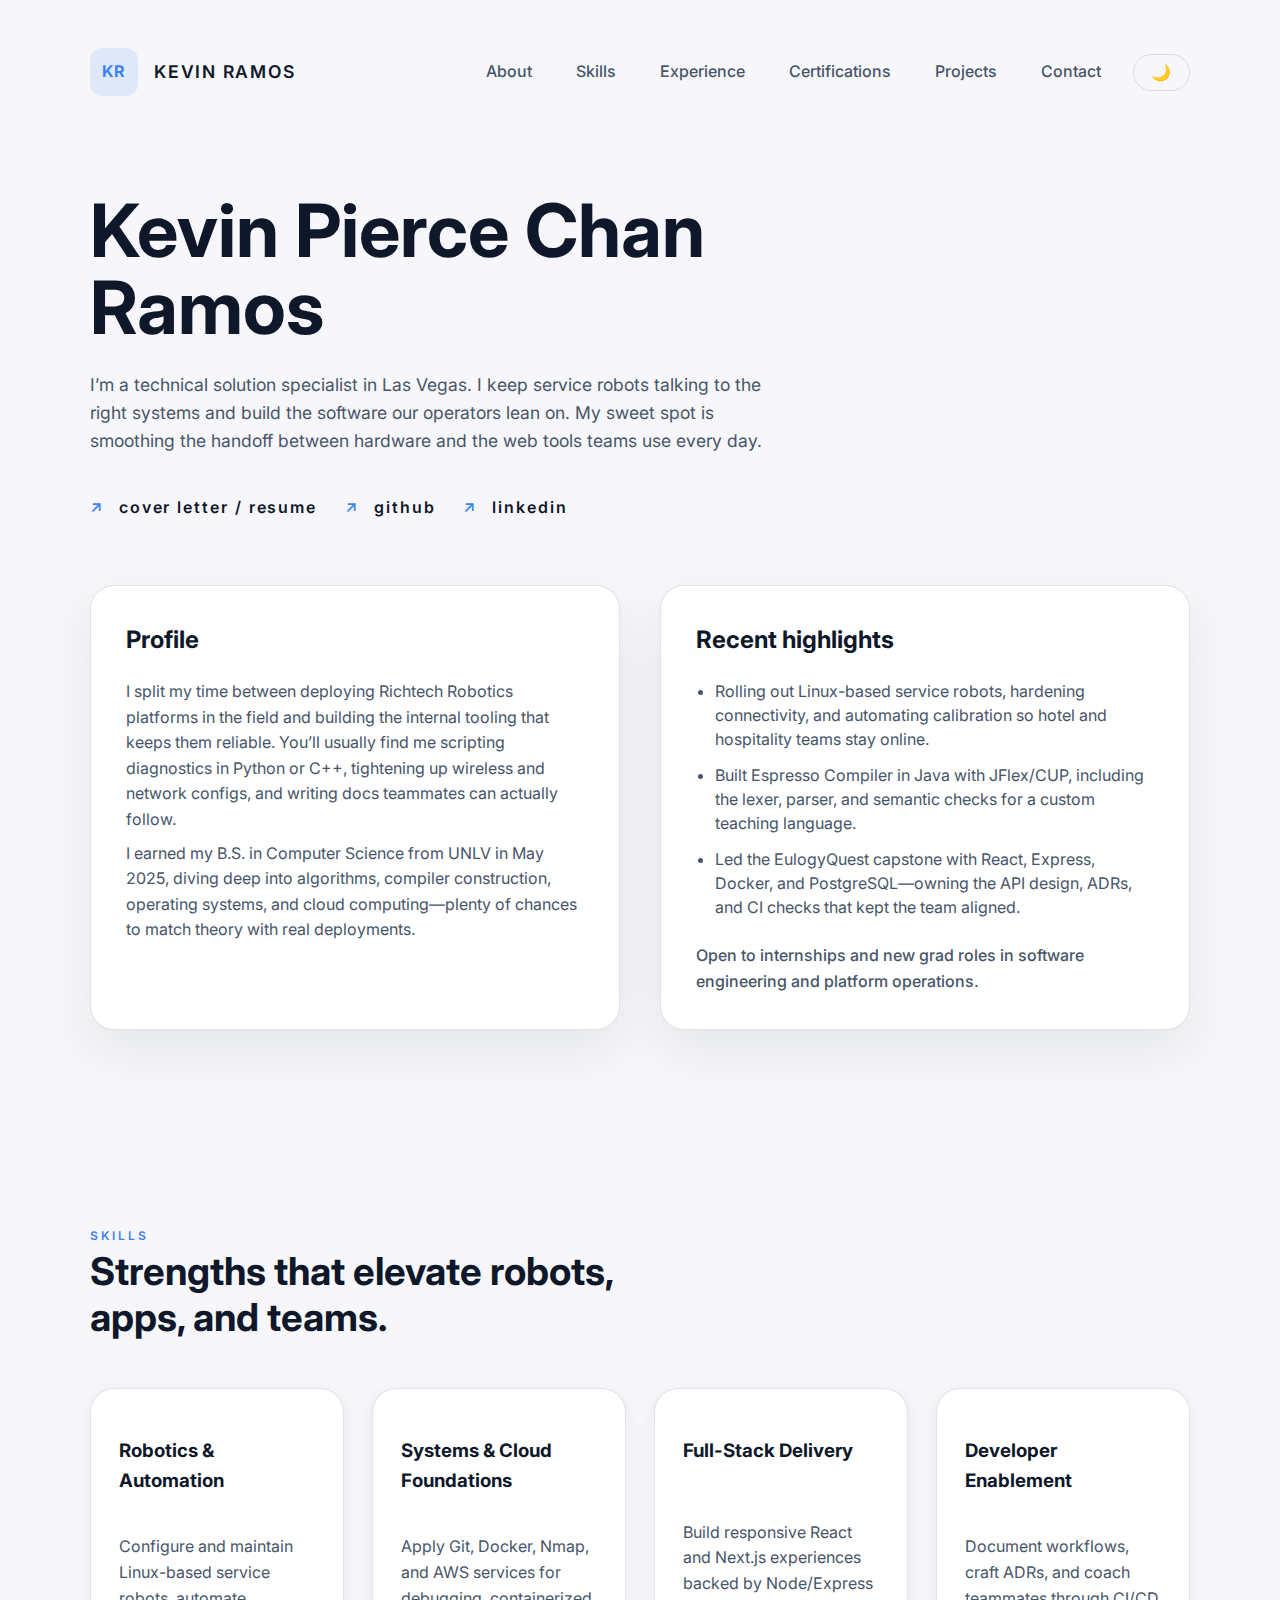
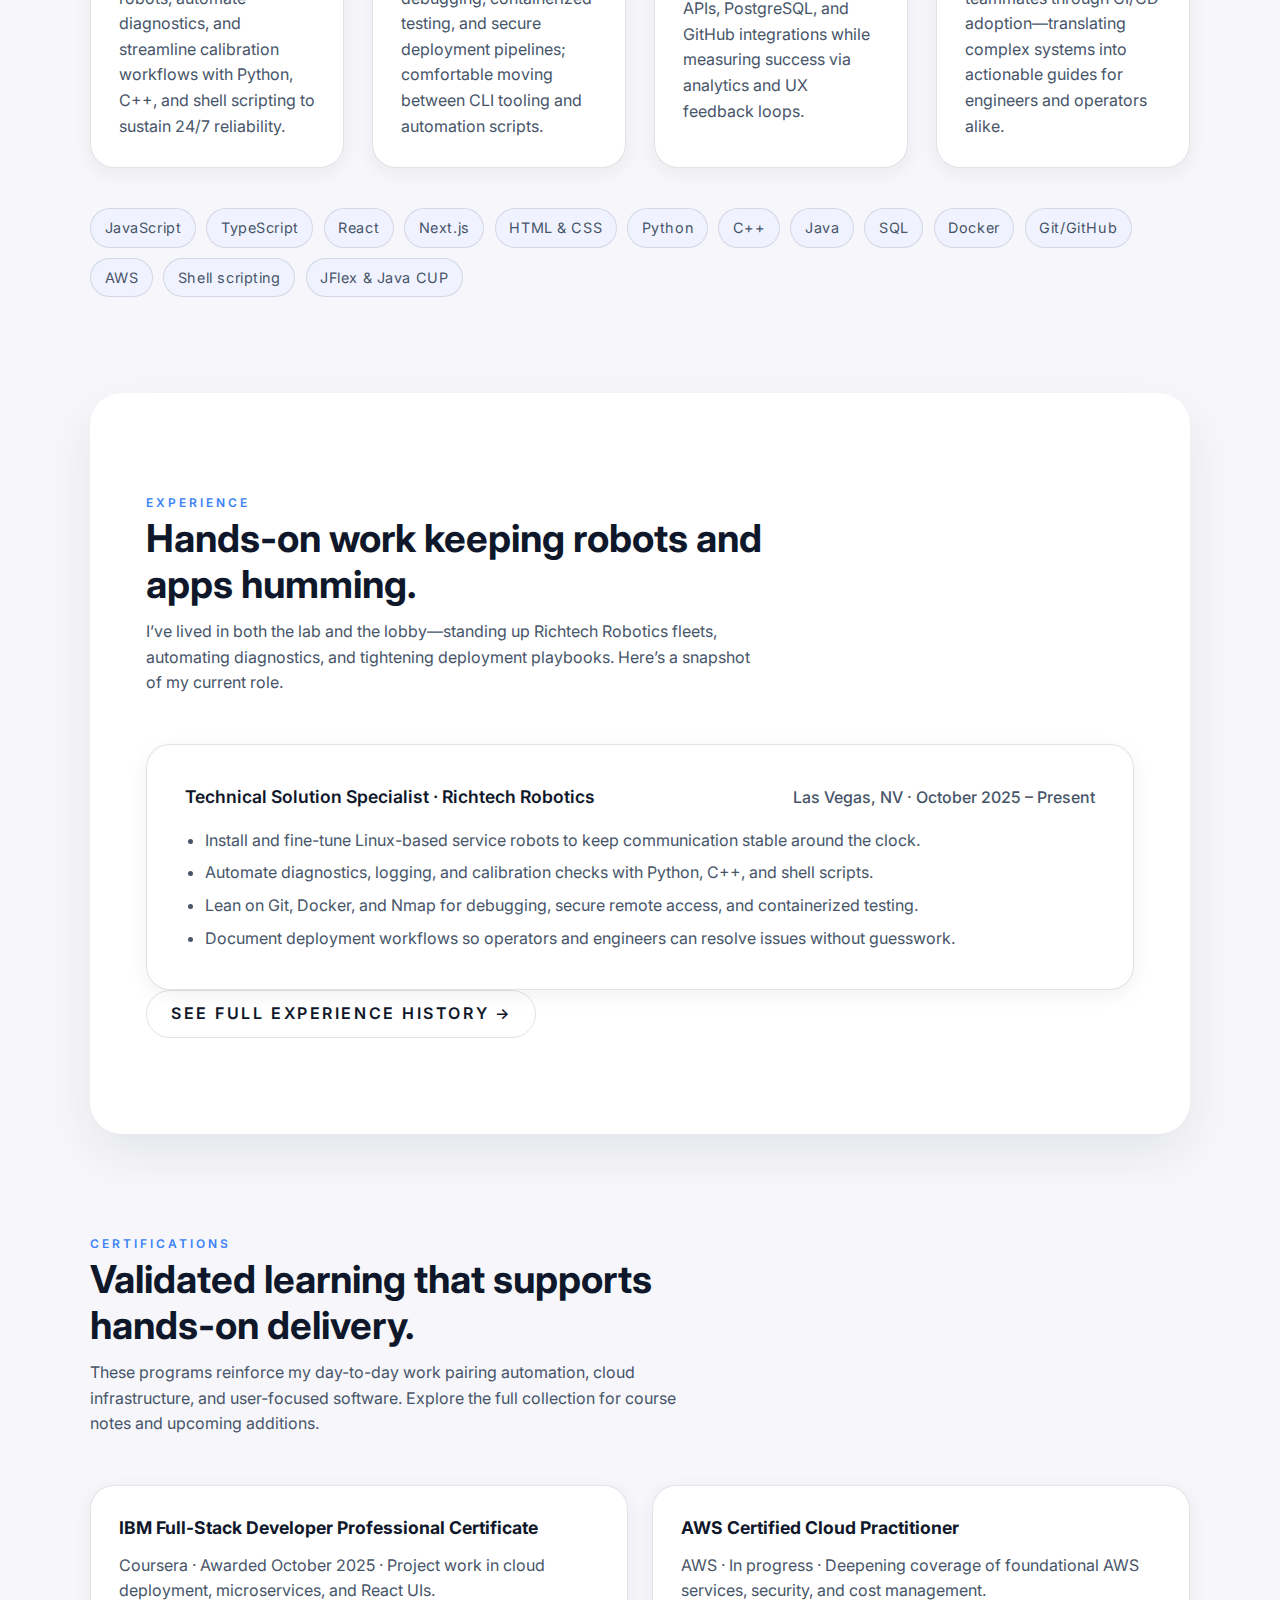
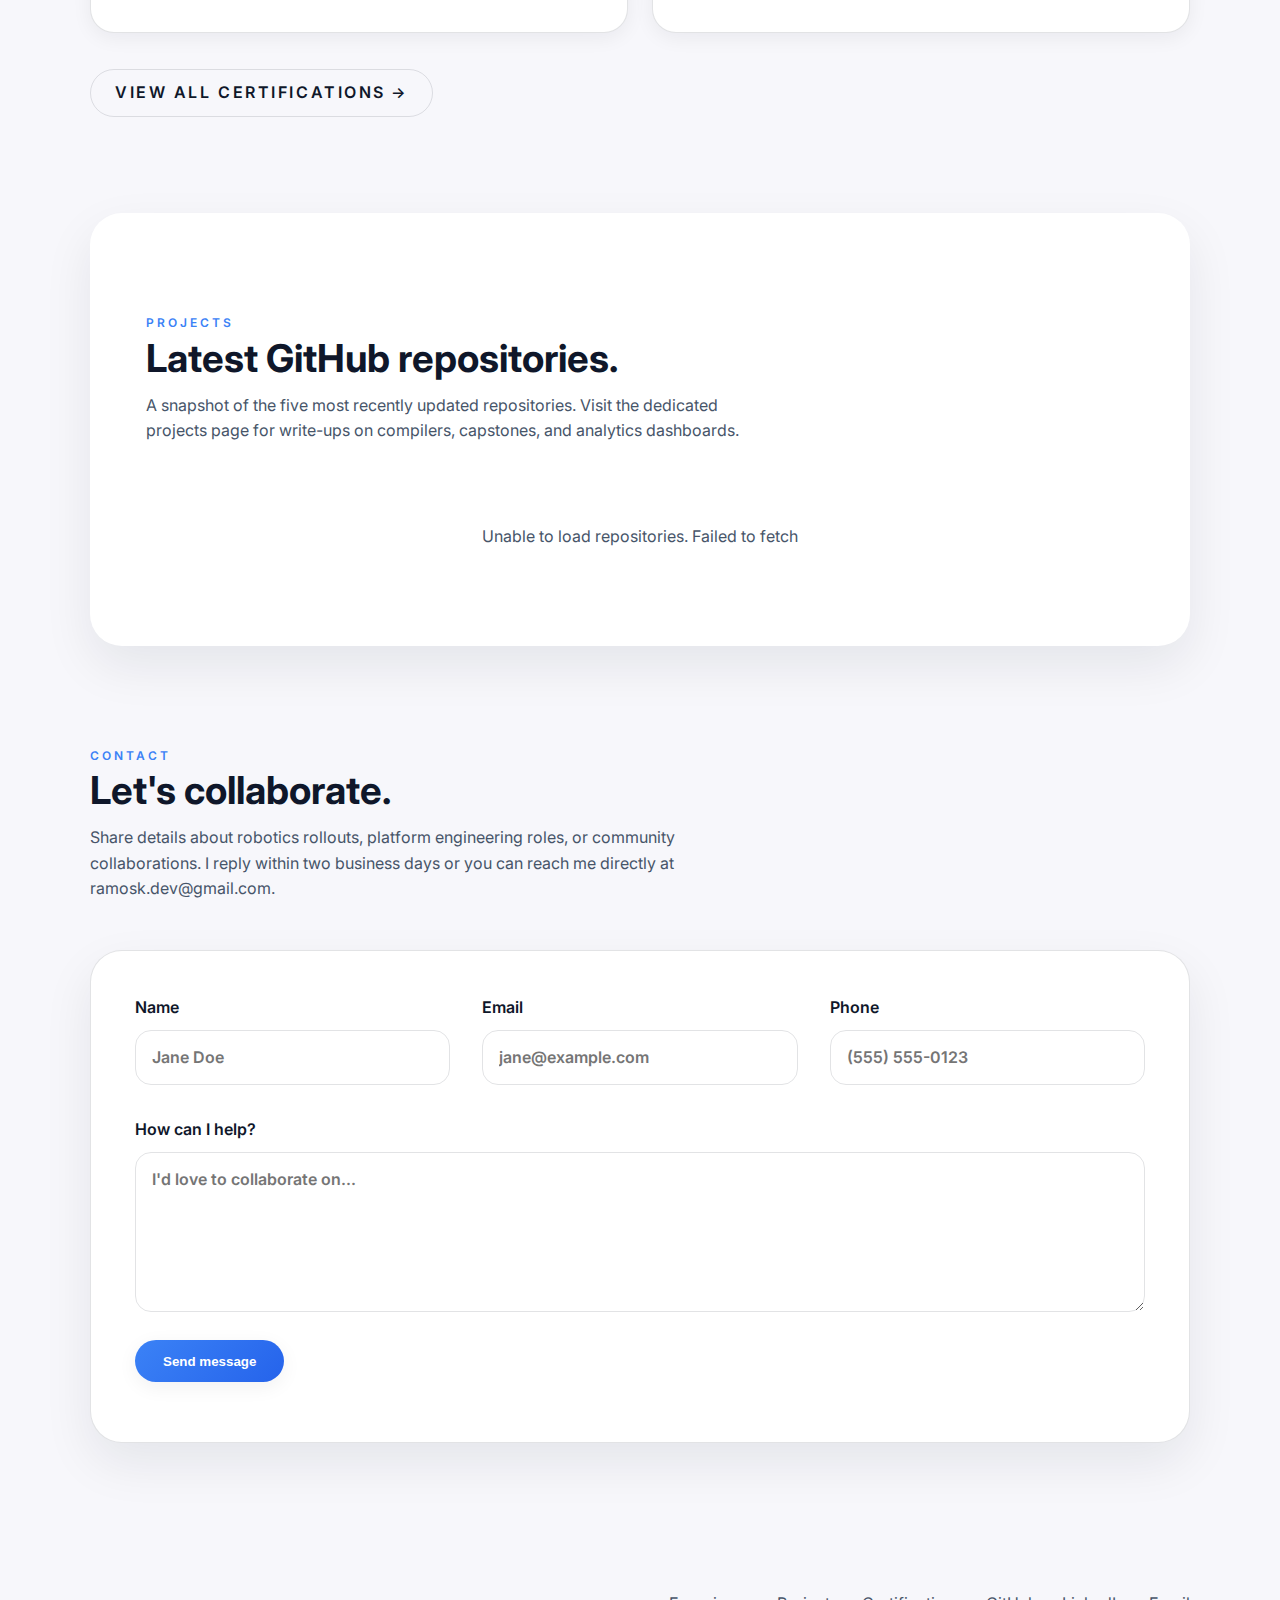
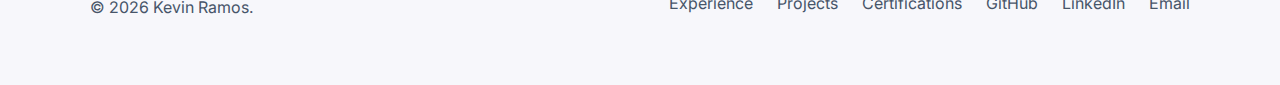
<file: index.html>
<!DOCTYPE html>
<html lang="en">
  <head>
    <meta charset="UTF-8" />
    <meta name="viewport" content="width=device-width, initial-scale=1.0" />
    <title>Portfolio | Kevin Ramos</title>
    <meta
      name="description"
      content="Portfolio for Kevin Pierce Chan Ramos—robotics-focused Technical Solution Specialist and full-stack developer based in Las Vegas, NV."
    />
    <link rel="preconnect" href="https://fonts.googleapis.com" />
    <link rel="preconnect" href="https://fonts.gstatic.com" crossorigin />
    <link
      href="https://fonts.googleapis.com/css2?family=Inter:wght@300;400;500;600;700&display=swap"
      rel="stylesheet"
    />
    <link rel="stylesheet" href="styles.css" />
  </head>
  <body class="theme-dark">
    <header class="site-header">
      <div class="brand">
        <a href="#top" class="brand-mark" aria-label="Navigate to top of page">KR</a>
        <span class="brand-name">Kevin Ramos</span>
      </div>
      <button class="menu-toggle" aria-expanded="false" aria-controls="site-nav">
        <span class="menu-line"></span>
        <span class="menu-line"></span>
        <span class="menu-line"></span>
        <span class="visually-hidden">Toggle navigation</span>
      </button>
      <nav id="site-nav" class="site-nav">
        <a href="#about">About</a>
        <a href="#skills">Skills</a>
        <a href="experience.html">Experience</a>
        <a href="certifications.html">Certifications</a>
        <a href="projects.html">Projects</a>
        <a href="#contact">Contact</a>
        <button class="theme-toggle btn-pill" type="button" aria-label="Toggle theme">
          <span class="theme-toggle-icon" aria-hidden="true">☀️</span>
          <span class="visually-hidden">Switch theme</span>
        </button>
      </nav>
    </header>

    <main id="top">
      <section id="about" class="hero section">
        <div class="hero-intro">
          <h1 class="hero-title">Kevin Pierce Chan Ramos</h1>
          <p class="hero-subtitle">
            I’m a technical solution specialist in Las Vegas. I keep service robots talking to the right systems and
            build the software our operators lean on. My sweet spot is smoothing the handoff between hardware and the
            web tools teams use every day.
          </p>
          <div class="hero-links">
            <a href="documents/cover-letter.pdf" class="hero-link" target="_blank" rel="noopener"
              >cover letter / resume</a
            >
            <a href="https://github.com/Kemoshu" class="hero-link" target="_blank" rel="noopener">github</a>
            <a href="https://www.linkedin.com/in/kpcr" class="hero-link" target="_blank" rel="noopener">linkedin</a>
          </div>
        </div>
        <div class="hero-summary">
          <article class="summary-card">
            <h2>Profile</h2>
            <p>
              I split my time between deploying Richtech Robotics platforms in the field and building the internal
              tooling that keeps them reliable. You’ll usually find me scripting diagnostics in Python or C++,
              tightening up wireless and network configs, and writing docs teammates can actually follow.
            </p>
            <p>
              I earned my B.S. in Computer Science from UNLV in May 2025, diving deep into algorithms, compiler
              construction, operating systems, and cloud computing—plenty of chances to match theory with real
              deployments.
            </p>
          </article>
          <article class="summary-card">
            <h2>Recent highlights</h2>
            <ul class="detail-list">
              <li>
                Rolling out Linux-based service robots, hardening connectivity, and automating calibration so hotel
                and hospitality teams stay online.
              </li>
              <li>
                Built Espresso Compiler in Java with JFlex/CUP, including the lexer, parser, and semantic checks for
                a custom teaching language.
              </li>
              <li>
                Led the EulogyQuest capstone with React, Express, Docker, and PostgreSQL—owning the API design,
                ADRs, and CI checks that kept the team aligned.
              </li>
            </ul>
            <p class="detail-footnote">Open to internships and new grad roles in software engineering and platform operations.</p>
          </article>
        </div>
      </section>

      <section id="skills" class="section">
        <div class="section-heading">
          <span class="eyebrow">Skills</span>
          <h2>Strengths that elevate robots, apps, and teams.</h2>
        </div>
        <div class="skills-grid">
          <article class="skill-item">
            <h3>Robotics & Automation</h3>
            <p>
              Configure and maintain Linux-based service robots, automate diagnostics, and streamline calibration
              workflows with Python, C++, and shell scripting to sustain 24/7 reliability.
            </p>
          </article>
          <article class="skill-item">
            <h3>Systems & Cloud Foundations</h3>
            <p>
              Apply Git, Docker, Nmap, and AWS services for debugging, containerized testing, and secure deployment
              pipelines; comfortable moving between CLI tooling and automation scripts.
            </p>
          </article>
          <article class="skill-item">
            <h3>Full-Stack Delivery</h3>
            <p>
              Build responsive React and Next.js experiences backed by Node/Express APIs, PostgreSQL, and GitHub
              integrations while measuring success via analytics and UX feedback loops.
            </p>
          </article>
          <article class="skill-item">
            <h3>Developer Enablement</h3>
            <p>
              Document workflows, craft ADRs, and coach teammates through CI/CD adoption—translating complex systems
              into actionable guides for engineers and operators alike.
            </p>
          </article>
        </div>
        <ul class="skill-tags" aria-label="Core technologies and languages">
          <li>JavaScript</li>
          <li>TypeScript</li>
          <li>React</li>
          <li>Next.js</li>
          <li>HTML &amp; CSS</li>
          <li>Python</li>
          <li>C++</li>
          <li>Java</li>
          <li>SQL</li>
          <li>Docker</li>
          <li>Git/GitHub</li>
          <li>AWS</li>
          <li>Shell scripting</li>
          <li>JFlex &amp; Java CUP</li>
        </ul>
      </section>

      <section id="experience" class="section section-alt">
        <div class="section-heading">
          <span class="eyebrow">Experience</span>
          <h2>Hands-on work keeping robots and apps humming.</h2>
          <p>
            I’ve lived in both the lab and the lobby—standing up Richtech Robotics fleets, automating diagnostics,
            and tightening deployment playbooks. Here’s a snapshot of my current role.
          </p>
        </div>
        <div class="experience-list">
          <article class="experience-item">
            <div class="experience-header">
              <h3 class="experience-role">Technical Solution Specialist · Richtech Robotics</h3>
              <span class="experience-meta">Las Vegas, NV · October 2025 – Present</span>
            </div>
            <ul class="experience-points">
              <li>Install and fine-tune Linux-based service robots to keep communication stable around the clock.</li>
              <li>Automate diagnostics, logging, and calibration checks with Python, C++, and shell scripts.</li>
              <li>Lean on Git, Docker, and Nmap for debugging, secure remote access, and containerized testing.</li>
              <li>Document deployment workflows so operators and engineers can resolve issues without guesswork.</li>
            </ul>
          </article>
        </div>
        <a class="btn-outline" href="experience.html">See full experience history</a>
      </section>

      <section id="certifications" class="section">
        <div class="section-heading">
          <span class="eyebrow">Certifications</span>
          <h2>Validated learning that supports hands-on delivery.</h2>
          <p>
            These programs reinforce my day-to-day work pairing automation, cloud infrastructure, and user-focused
            software. Explore the full collection for course notes and upcoming additions.
          </p>
        </div>
        <div class="cert-grid">
          <article class="cert-card">
            <h3>IBM Full-Stack Developer Professional Certificate</h3>
            <p>Coursera · Awarded October 2025 · Project work in cloud deployment, microservices, and React UIs.</p>
          </article>
          <article class="cert-card">
            <h3>AWS Certified Cloud Practitioner</h3>
            <p>AWS · In progress · Deepening coverage of foundational AWS services, security, and cost management.</p>
          </article>
        </div>
        <a class="btn-outline" href="certifications.html">View all certifications</a>
      </section>

      <section id="projects" class="section section-alt">
        <div class="section-heading">
          <span class="eyebrow">Projects</span>
          <h2>Latest GitHub repositories.</h2>
          <p>
            A snapshot of the five most recently updated repositories.
            Visit the dedicated <a href="projects.html">projects page</a> for write-ups on compilers, capstones, and
            analytics dashboards.
          </p>
        </div>
        <div
          class="repo-list"
          role="list"
          aria-live="polite"
          data-repo-list
          data-repo-limit="5"
          data-repo-sort="updated"
        ></div>
        <div class="repo-empty" data-repo-empty>
          <p>Repositories will appear here once the GitHub API responds.</p>
        </div>
      </section>

      <section id="contact" class="section">
        <div class="section-heading">
          <span class="eyebrow">Contact</span>
          <h2>Let's collaborate.</h2>
          <p>
            Share details about robotics rollouts, platform engineering roles, or community collaborations. I reply
            within two business days or you can reach me directly at
            <a href="mailto:ramosk.dev@gmail.com">ramosk.dev@gmail.com</a>.
          </p>
        </div>
        <form class="contact-form" novalidate>
          <div class="form-grid">
            <label class="form-field">
              <span>Name</span>
              <input type="text" name="name" placeholder="Jane Doe" required />
            </label>
            <label class="form-field">
              <span>Email</span>
              <input type="email" name="email" placeholder="jane@example.com" required />
            </label>
            <label class="form-field">
              <span>Phone</span>
              <input type="tel" name="phone" placeholder="(555) 555-0123" />
            </label>
            <label class="form-field form-field-full">
              <span>How can I help?</span>
              <textarea
                name="message"
                rows="4"
                placeholder="I'd love to collaborate on..."
                required
              ></textarea>
            </label>
          </div>
          <button type="submit" class="btn-primary">Send message</button>
          <p class="form-feedback" role="status" aria-live="polite"></p>
        </form>
      </section>
    </main>

    <footer class="site-footer">
      <div class="footer-content">
        <p>&copy; <span id="year"></span> Kevin Ramos.</p>
        <div class="footer-links">
          <a href="experience.html">Experience</a>
          <a href="projects.html">Projects</a>
          <a href="certifications.html">Certifications</a>
          <a href="https://github.com/Kemoshu" target="_blank" rel="noopener">GitHub</a>
          <a href="https://www.linkedin.com/in/kpcr" target="_blank" rel="noopener">LinkedIn</a>
          <a href="mailto:ramosk.dev@gmail.com">Email</a>
        </div>
      </div>
    </footer>

    <script src="script.js" defer></script>
  </body>
</html>
</file>
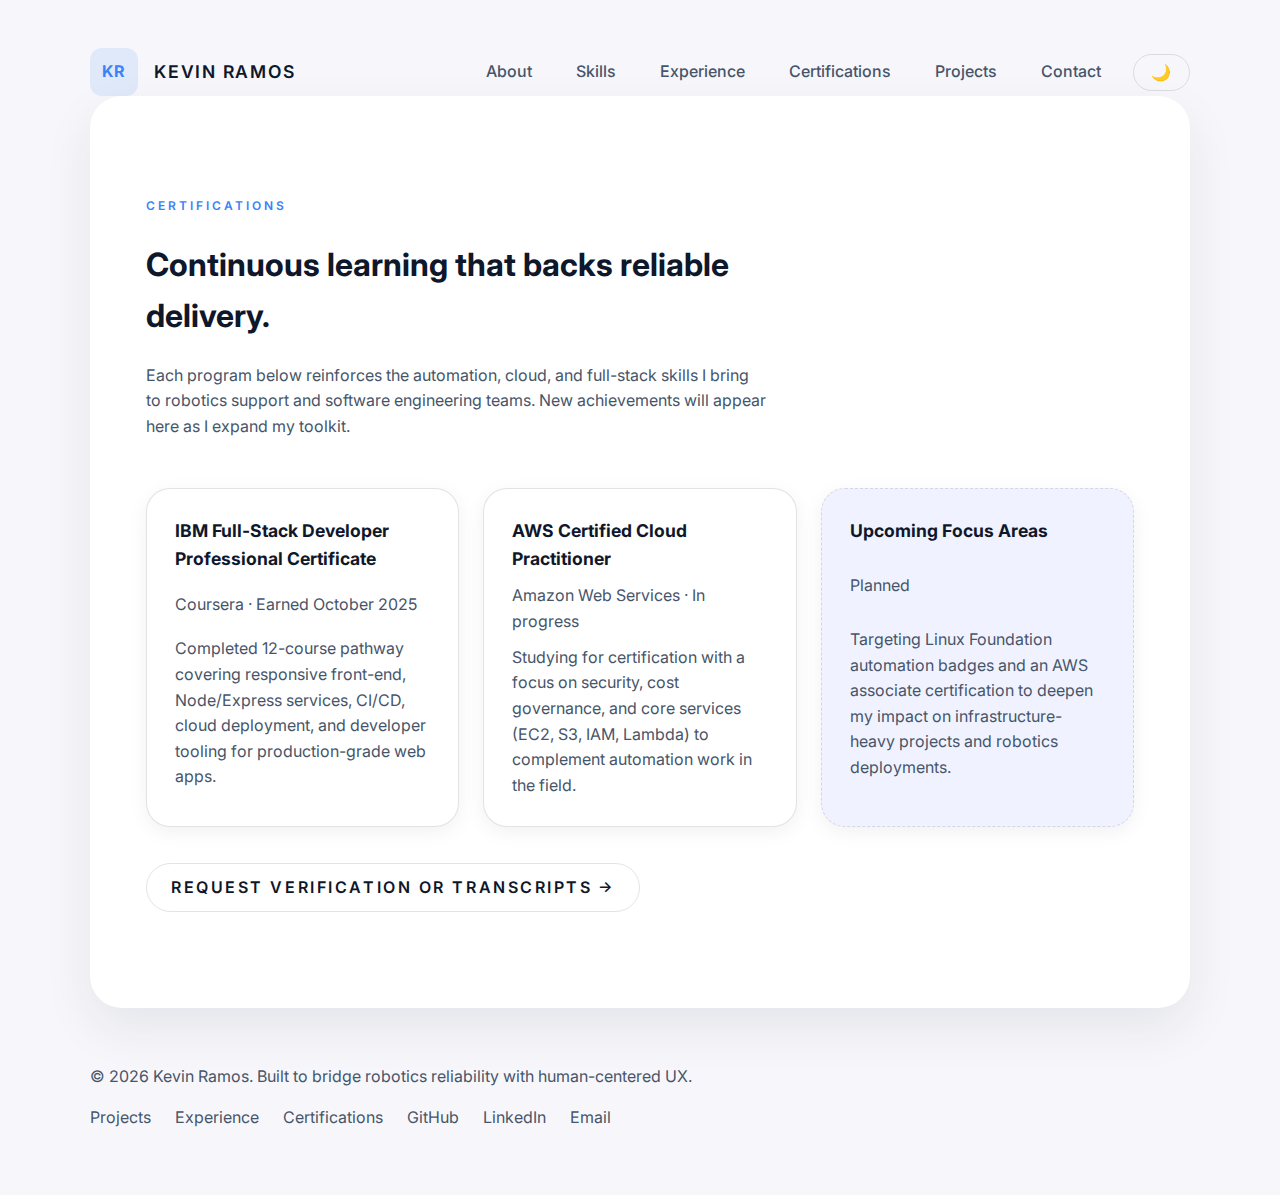
<file: certifications.html>
<!DOCTYPE html>
<html lang="en">
  <head>
    <meta charset="UTF-8" />
    <meta name="viewport" content="width=device-width, initial-scale=1.0" />
    <title>Certifications | Kevin Ramos</title>
    <meta
      name="description"
      content="Certifications earned and in progress by Kevin Pierce Chan Ramos, covering full-stack development, automation, and cloud fundamentals."
    />
    <link rel="preconnect" href="https://fonts.googleapis.com" />
    <link rel="preconnect" href="https://fonts.gstatic.com" crossorigin />
    <link
      href="https://fonts.googleapis.com/css2?family=Inter:wght@300;400;500;600;700&display=swap"
      rel="stylesheet"
    />
    <link rel="stylesheet" href="styles.css" />
  </head>
  <body class="theme-dark">
    <header class="site-header">
      <div class="brand">
        <a href="index.html#top" class="brand-mark" aria-label="Navigate to home page">KR</a>
        <span class="brand-name">Kevin Ramos</span>
      </div>
      <button class="menu-toggle" aria-expanded="false" aria-controls="site-nav">
        <span class="menu-line"></span>
        <span class="menu-line"></span>
        <span class="menu-line"></span>
        <span class="visually-hidden">Toggle navigation</span>
      </button>
      <nav id="site-nav" class="site-nav">
        <a href="index.html#about">About</a>
        <a href="index.html#skills">Skills</a>
        <a href="experience.html">Experience</a>
        <a href="#certifications" aria-current="page">Certifications</a>
        <a href="projects.html">Projects</a>
        <a href="index.html#contact">Contact</a>
        <button class="theme-toggle btn-pill" type="button" aria-label="Toggle theme">
          <span class="theme-toggle-icon" aria-hidden="true">☀️</span>
          <span class="visually-hidden">Switch theme</span>
        </button>
      </nav>
    </header>

    <main id="top">
      <section id="certifications" class="section section-alt">
        <div class="section-heading">
          <span class="eyebrow">Certifications</span>
          <h1>Continuous learning that backs reliable delivery.</h1>
          <p>
            Each program below reinforces the automation, cloud, and full-stack skills I bring to robotics support
            and software engineering teams. New achievements will appear here as I expand my toolkit.
          </p>
        </div>
        <div class="cert-grid">
          <article class="cert-card">
            <h3>IBM Full-Stack Developer Professional Certificate</h3>
            <p>Coursera · Earned October 2025</p>
            <p>
              Completed 12-course pathway covering responsive front-end, Node/Express services, CI/CD, cloud
              deployment, and developer tooling for production-grade web apps.
            </p>
          </article>
          <article class="cert-card">
            <h3>AWS Certified Cloud Practitioner</h3>
            <p>Amazon Web Services · In progress</p>
            <p>
              Studying for certification with a focus on security, cost governance, and core services (EC2, S3,
              IAM, Lambda) to complement automation work in the field.
            </p>
          </article>
          <article class="cert-card cert-card--upcoming">
            <h3>Upcoming Focus Areas</h3>
            <p>Planned</p>
            <p>
              Targeting Linux Foundation automation badges and an AWS associate certification to deepen my impact on
              infrastructure-heavy projects and robotics deployments.
            </p>
          </article>
        </div>
        <a class="btn-outline" href="mailto:ramosk.dev@gmail.com">Request verification or transcripts</a>
      </section>
    </main>

    <footer class="site-footer">
      <div class="footer-content">
        <p>&copy; <span id="year"></span> Kevin Ramos. Built to bridge robotics reliability with human-centered UX.</p>
        <div class="footer-links">
          <a href="projects.html">Projects</a>
          <a href="experience.html">Experience</a>
          <a href="certifications.html" aria-current="page">Certifications</a>
          <a href="https://github.com/Kemoshu" target="_blank" rel="noopener">GitHub</a>
          <a href="https://www.linkedin.com/in/kpcr" target="_blank" rel="noopener">LinkedIn</a>
          <a href="mailto:ramosk.dev@gmail.com">Email</a>
        </div>
      </div>
    </footer>

    <script src="script.js" defer></script>
  </body>
</html>
</file>
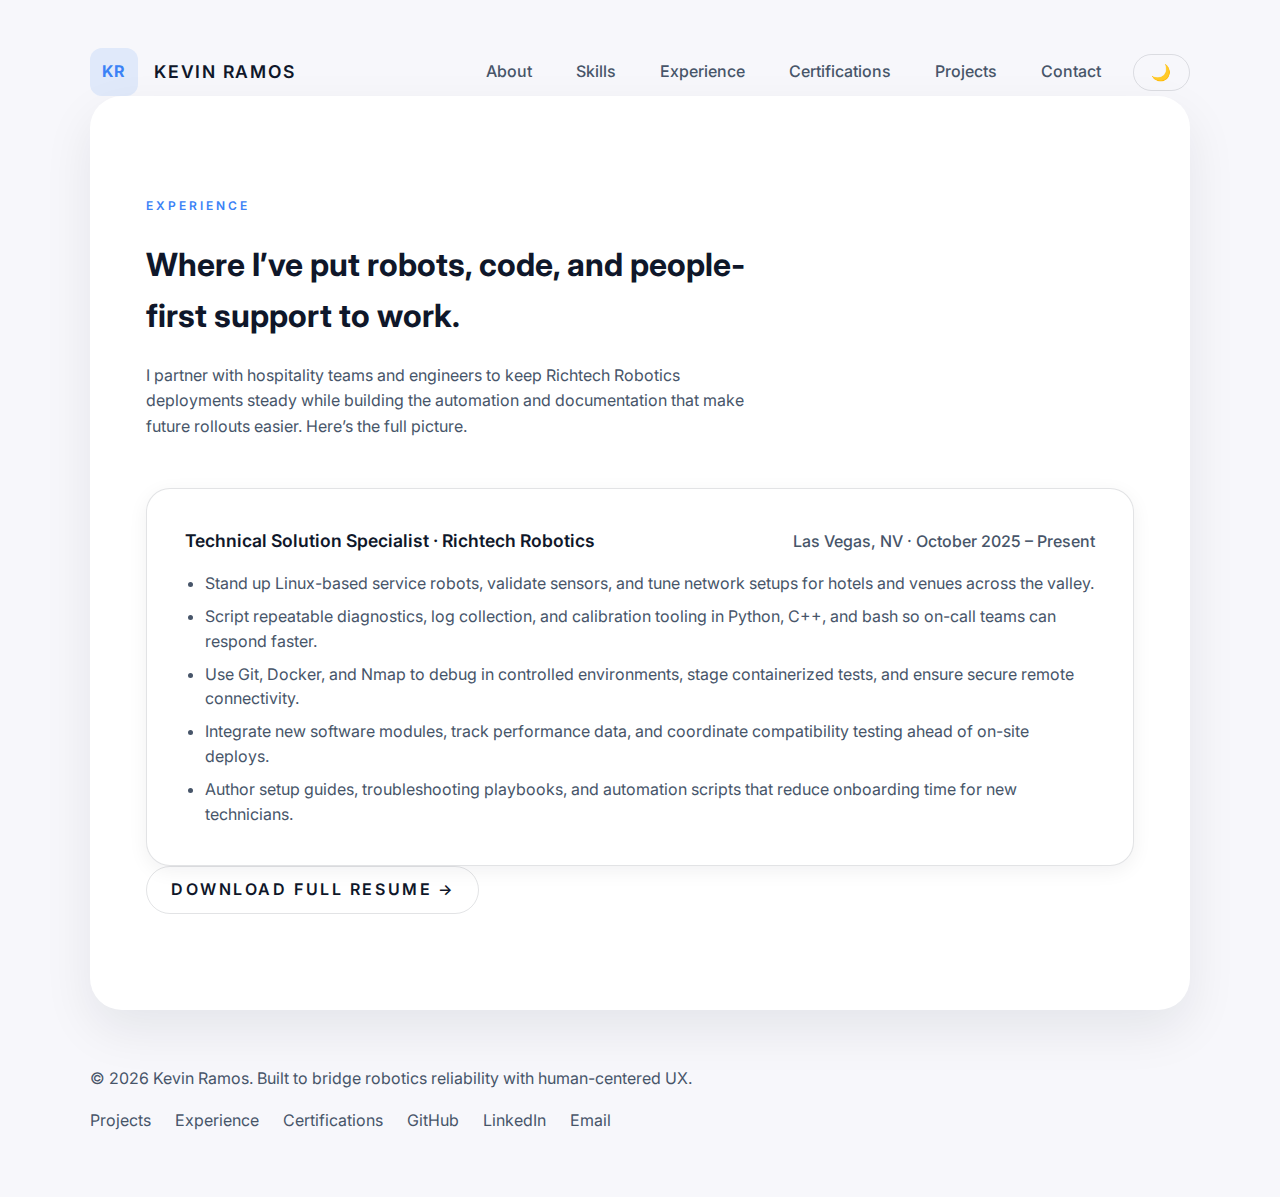
<file: experience.html>
<!DOCTYPE html>
<html lang="en">
  <head>
    <meta charset="UTF-8" />
    <meta name="viewport" content="width=device-width, initial-scale=1.0" />
    <title>Experience | Kevin Ramos</title>
    <meta
      name="description"
      content="Professional experience of Kevin Pierce Chan Ramos, including robotics deployment, automation, and developer tooling work."
    />
    <link rel="preconnect" href="https://fonts.googleapis.com" />
    <link rel="preconnect" href="https://fonts.gstatic.com" crossorigin />
    <link
      href="https://fonts.googleapis.com/css2?family=Inter:wght@300;400;500;600;700&display=swap"
      rel="stylesheet"
    />
    <link rel="stylesheet" href="styles.css" />
  </head>
  <body class="theme-dark">
    <header class="site-header">
      <div class="brand">
        <a href="index.html#top" class="brand-mark" aria-label="Navigate to home page">KR</a>
        <span class="brand-name">Kevin Ramos</span>
      </div>
      <button class="menu-toggle" aria-expanded="false" aria-controls="site-nav">
        <span class="menu-line"></span>
        <span class="menu-line"></span>
        <span class="menu-line"></span>
        <span class="visually-hidden">Toggle navigation</span>
      </button>
      <nav id="site-nav" class="site-nav">
        <a href="index.html#about">About</a>
        <a href="index.html#skills">Skills</a>
        <a href="#experience" aria-current="page">Experience</a>
        <a href="certifications.html">Certifications</a>
        <a href="projects.html">Projects</a>
        <a href="index.html#contact">Contact</a>
        <button class="theme-toggle btn-pill" type="button" aria-label="Toggle theme">
          <span class="theme-toggle-icon" aria-hidden="true">☀️</span>
          <span class="visually-hidden">Switch theme</span>
        </button>
      </nav>
    </header>

    <main id="top">
      <section id="experience" class="section section-alt">
        <div class="section-heading">
          <span class="eyebrow">Experience</span>
          <h1>Where I’ve put robots, code, and people-first support to work.</h1>
          <p>
            I partner with hospitality teams and engineers to keep Richtech Robotics deployments steady while
            building the automation and documentation that make future rollouts easier. Here’s the full picture.
          </p>
        </div>
        <div class="experience-list">
          <article class="experience-item">
            <div class="experience-header">
              <h2 class="experience-role">Technical Solution Specialist · Richtech Robotics</h2>
              <span class="experience-meta">Las Vegas, NV · October 2025 – Present</span>
            </div>
            <ul class="experience-points">
              <li>Stand up Linux-based service robots, validate sensors, and tune network setups for hotels and venues across the valley.</li>
              <li>Script repeatable diagnostics, log collection, and calibration tooling in Python, C++, and bash so on-call teams can respond faster.</li>
              <li>Use Git, Docker, and Nmap to debug in controlled environments, stage containerized tests, and ensure secure remote connectivity.</li>
              <li>Integrate new software modules, track performance data, and coordinate compatibility testing ahead of on-site deploys.</li>
              <li>Author setup guides, troubleshooting playbooks, and automation scripts that reduce onboarding time for new technicians.</li>
            </ul>
          </article>
        </div>
        <a class="btn-outline" href="documents/cover-letter.pdf" target="_blank" rel="noopener"
          >Download full resume</a
        >
      </section>
    </main>

    <footer class="site-footer">
      <div class="footer-content">
        <p>&copy; <span id="year"></span> Kevin Ramos. Built to bridge robotics reliability with human-centered UX.</p>
        <div class="footer-links">
          <a href="projects.html">Projects</a>
          <a href="experience.html" aria-current="page">Experience</a>
          <a href="certifications.html">Certifications</a>
          <a href="https://github.com/Kemoshu" target="_blank" rel="noopener">GitHub</a>
          <a href="https://www.linkedin.com/in/kpcr" target="_blank" rel="noopener">LinkedIn</a>
          <a href="mailto:ramosk.dev@gmail.com">Email</a>
        </div>
      </div>
    </footer>

    <script src="script.js" defer></script>
  </body>
</html>
</file>
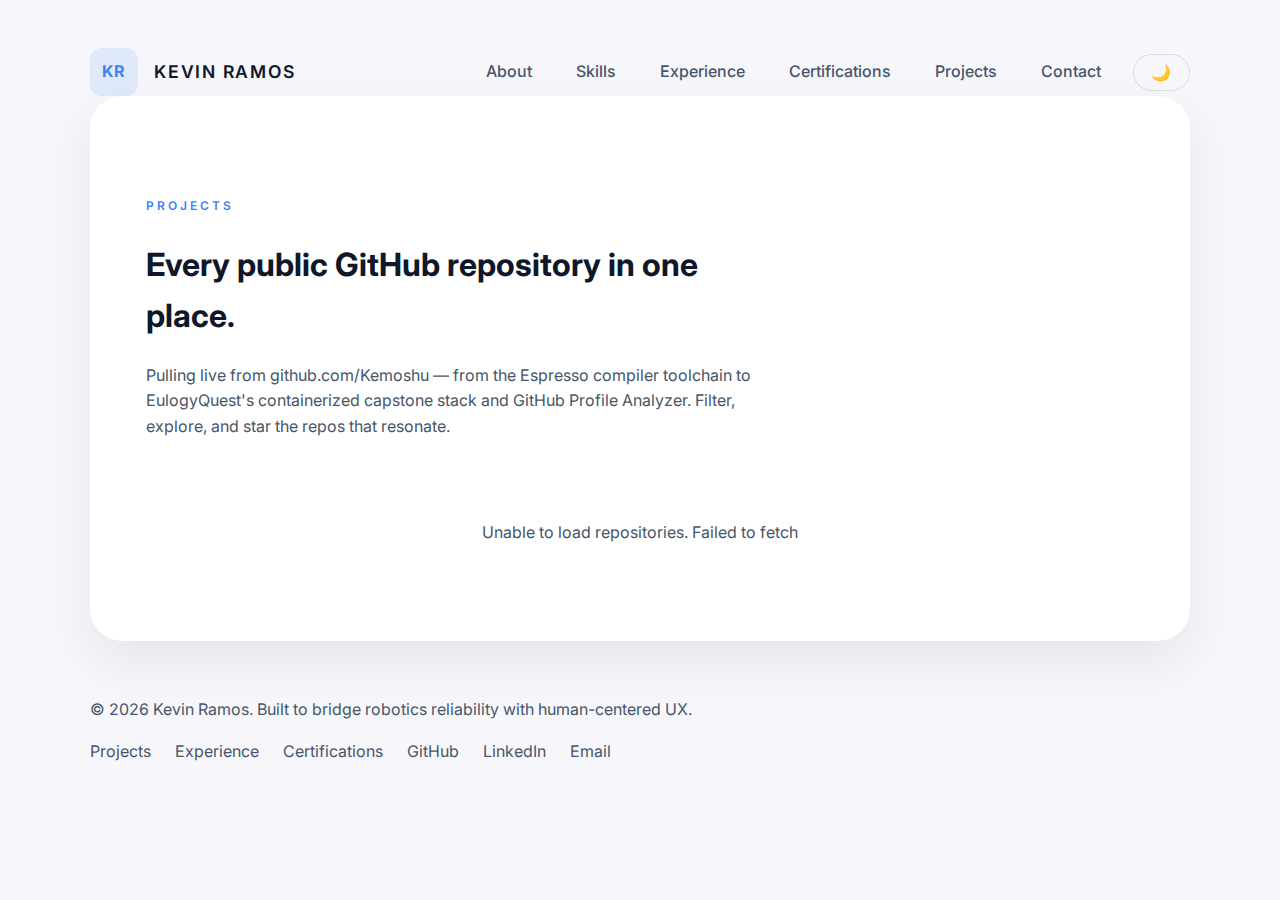
<file: projects.html>
<!DOCTYPE html>
<html lang="en">
  <head>
    <meta charset="UTF-8" />
    <meta name="viewport" content="width=device-width, initial-scale=1.0" />
    <title>Projects | Kevin Ramos</title>
    <meta
      name="description"
      content="Explore Kevin Pierce Chan Ramos' full library of GitHub projects spanning robotics automation, compiler tooling, and full-stack experimentation."
    />
    <link rel="preconnect" href="https://fonts.googleapis.com" />
    <link rel="preconnect" href="https://fonts.gstatic.com" crossorigin />
    <link
      href="https://fonts.googleapis.com/css2?family=Inter:wght@300;400;500;600;700&display=swap"
      rel="stylesheet"
    />
    <link rel="stylesheet" href="styles.css" />
  </head>
  <body class="theme-dark">
    <header class="site-header">
      <div class="brand">
        <a href="index.html#top" class="brand-mark" aria-label="Navigate to home page">KR</a>
        <span class="brand-name">Kevin Ramos</span>
      </div>
      <button class="menu-toggle" aria-expanded="false" aria-controls="site-nav">
        <span class="menu-line"></span>
        <span class="menu-line"></span>
        <span class="menu-line"></span>
        <span class="visually-hidden">Toggle navigation</span>
      </button>
      <nav id="site-nav" class="site-nav">
        <a href="index.html#about">About</a>
        <a href="index.html#skills">Skills</a>
        <a href="experience.html">Experience</a>
        <a href="certifications.html">Certifications</a>
        <a href="#projects" aria-current="page">Projects</a>
        <a href="index.html#contact">Contact</a>
        <button class="theme-toggle btn-pill" type="button" aria-label="Toggle theme">
          <span class="theme-toggle-icon" aria-hidden="true">☀️</span>
          <span class="visually-hidden">Switch theme</span>
        </button>
      </nav>
    </header>

    <main id="top">
      <section id="projects" class="section section-alt">
        <div class="section-heading">
          <span class="eyebrow">Projects</span>
          <h1>Every public GitHub repository in one place.</h1>
          <p>
            Pulling live from
            <a href="https://github.com/Kemoshu" target="_blank" rel="noopener">github.com/Kemoshu</a> — from the
            Espresso compiler toolchain to EulogyQuest's containerized capstone stack and GitHub Profile Analyzer.
            Filter, explore, and star the repos that resonate.
          </p>
        </div>
        <div
          class="repo-list"
          role="list"
          aria-live="polite"
          data-repo-list
          data-repo-limit="100"
          data-repo-sort="updated"
          data-include-forks="true"
        ></div>
        <div class="repo-empty" data-repo-empty>
          <p>Repositories will load in just a moment.</p>
        </div>
      </section>
    </main>

    <footer class="site-footer">
      <div class="footer-content">
        <p>&copy; <span id="year"></span> Kevin Ramos. Built to bridge robotics reliability with human-centered UX.</p>
        <div class="footer-links">
          <a href="projects.html" aria-current="page">Projects</a>
          <a href="experience.html">Experience</a>
          <a href="certifications.html">Certifications</a>
          <a href="https://github.com/Kemoshu" target="_blank" rel="noopener">GitHub</a>
          <a href="https://www.linkedin.com/in/kpcr" target="_blank" rel="noopener">LinkedIn</a>
          <a href="mailto:ramosk.dev@gmail.com">Email</a>
        </div>
      </div>
    </footer>

    <script src="script.js" defer></script>
  </body>
</html>
</file>
<file: styles.css>
:root {
  color-scheme: light;
  --font-family: "Inter", system-ui, -apple-system, BlinkMacSystemFont, "Segoe UI", sans-serif;
  --color-bg: #f7f7fb;
  --color-surface: #ffffff;
  --color-elevated: #f0f3ff;
  --color-text: #0f172a;
  --color-text-muted: #475569;
  --color-border: rgba(15, 23, 42, 0.12);
  --color-accent: #3b82f6;
  --color-accent-soft: rgba(59, 130, 246, 0.12);
  --shadow-lg: 0 20px 50px rgba(15, 23, 42, 0.08);
  --shadow-sm: 0 5px 20px rgba(15, 23, 42, 0.06);
  --transition: 220ms ease;
}

.theme-dark {
  color-scheme: dark;
  --color-bg: #05070e;
  --color-surface: #0f172a;
  --color-elevated: #141c31;
  --color-text: #e2e8f0;
  --color-text-muted: #94a3b8;
  --color-border: rgba(148, 163, 184, 0.16);
  --color-accent: #60a5fa;
  --color-accent-soft: rgba(96, 165, 250, 0.18);
  --shadow-lg: 0 25px 60px rgba(2, 6, 23, 0.55);
  --shadow-sm: 0 12px 25px rgba(2, 6, 23, 0.35);
}

*,
*::before,
*::after {
  box-sizing: border-box;
}

body {
  margin: 0;
  font-family: var(--font-family);
  background: var(--color-bg);
  color: var(--color-text);
  line-height: 1.6;
  transition: background var(--transition), color var(--transition);
}

body.no-scroll {
  overflow: hidden;
}

a {
  color: inherit;
  text-decoration: none;
}

img {
  max-width: 100%;
  display: block;
}

p {
  margin-block: 0.5rem 0;
}

.visually-hidden {
  position: absolute;
  width: 1px;
  height: 1px;
  margin: -1px;
  padding: 0;
  overflow: hidden;
  clip: rect(0, 0, 0, 0);
  border: 0;
  white-space: nowrap;
}

.section {
  width: min(1100px, calc(100vw - 3rem));
  margin: 0 auto;
  padding: clamp(4rem, 10vw, 6rem) 0;
}

.section-alt {
  background: var(--color-surface);
  border-radius: 2rem;
  padding-inline: clamp(1.5rem, 5vw, 3.5rem);
  box-shadow: var(--shadow-lg);
}

.section-heading {
  max-width: 620px;
  margin-bottom: 3rem;
}

.section-heading h2 {
  margin: 0 0 0.75rem;
  font-size: clamp(1.8rem, 3vw, 2.4rem);
  line-height: 1.2;
}

.section-heading p {
  color: var(--color-text-muted);
}

.eyebrow {
  display: inline-flex;
  align-items: center;
  gap: 0.5rem;
  letter-spacing: 0.25em;
  text-transform: uppercase;
  font-size: 0.75rem;
  font-weight: 600;
  color: var(--color-accent);
}

.site-header {
  width: min(1100px, calc(100vw - 3rem));
  margin: clamp(1.5rem, 5vw, 3rem) auto 0;
  display: flex;
  align-items: center;
  justify-content: space-between;
  gap: 1.5rem;
}

.brand {
  display: flex;
  align-items: center;
  gap: 1rem;
}

.brand-mark {
  display: grid;
  place-items: center;
  width: 48px;
  height: 48px;
  border-radius: 12px;
  background: var(--color-accent-soft);
  color: var(--color-accent);
  font-weight: 700;
  letter-spacing: 0.08em;
  transition: transform var(--transition);
}

.brand-mark:hover {
  transform: translateY(-2px);
}

.brand-name {
  font-weight: 600;
  font-size: 1.1rem;
  letter-spacing: 0.1em;
  text-transform: uppercase;
}

.site-nav {
  display: flex;
  align-items: center;
  gap: 1.25rem;
}

.site-nav a {
  padding: 0.45rem 0.75rem;
  border-radius: 999px;
  color: var(--color-text-muted);
  font-weight: 500;
  transition: background var(--transition), color var(--transition);
}

.site-nav a:hover,
.site-nav a:focus-visible {
  color: var(--color-text);
  background: var(--color-accent-soft);
}

.btn-pill {
  display: inline-flex;
  align-items: center;
  justify-content: center;
  gap: 0.4rem;
  padding: 0.5rem 1.1rem;
  border-radius: 999px;
  border: 1px solid var(--color-border);
  background: transparent;
  color: inherit;
  cursor: pointer;
  transition: background var(--transition), transform var(--transition), border var(--transition);
}

.btn-pill:hover,
.btn-pill:focus-visible {
  background: var(--color-accent-soft);
  transform: translateY(-1px);
  border-color: var(--color-accent);
}

.theme-toggle-icon {
  font-size: 1rem;
}

.menu-toggle {
  display: none;
  flex-direction: column;
  gap: 0.35rem;
  padding: 0.65rem;
  border-radius: 0.9rem;
  border: 1px solid var(--color-border);
  background: var(--color-surface);
  cursor: pointer;
}

.menu-line {
  width: 1.4rem;
  height: 2px;
  background: currentColor;
  transition: transform var(--transition), opacity var(--transition);
}

.hero {
  display: grid;
  gap: clamp(2.5rem, 6vw, 4rem);
}

.hero-intro {
  max-width: 680px;
}

.hero-title {
  margin: 0;
  font-size: clamp(3rem, 9vw, 4.6rem);
  line-height: 1.05;
}

.hero-subtitle {
  color: var(--color-text-muted);
  font-size: 1.1rem;
  margin-top: 1.5rem;
}

.hero-links {
  display: flex;
  gap: 1.75rem;
  margin-top: 2.5rem;
  flex-wrap: wrap;
}

.hero-link {
  position: relative;
  font-weight: 600;
  text-transform: lowercase;
  letter-spacing: 0.12em;
  color: var(--color-text);
  padding-left: 1.8rem;
}

.hero-link::before {
  content: "↗";
  position: absolute;
  left: 0;
  color: var(--color-accent);
  font-size: 1rem;
  transform: translateY(-1px);
}

.hero-link:hover,
.hero-link:focus-visible {
  color: var(--color-accent);
}

.hero-summary {
  display: grid;
  grid-template-columns: repeat(auto-fit, minmax(260px, 1fr));
  gap: clamp(1.75rem, 4vw, 2.5rem);
}

.summary-card {
  background: var(--color-surface);
  border-radius: 1.5rem;
  padding: clamp(1.7rem, 4vw, 2.2rem);
  box-shadow: var(--shadow-lg);
  border: 1px solid var(--color-border);
}

.summary-card h2 {
  margin-top: 0;
}

.summary-card p {
  color: var(--color-text-muted);
}

.detail-list {
  margin: 1rem 0 1.5rem;
  padding-left: 1.2rem;
  display: grid;
  gap: 0.75rem;
  color: var(--color-text-muted);
}

.detail-list li {
  line-height: 1.5;
}

.detail-footnote {
  margin: 0;
  color: var(--color-text-muted);
  font-weight: 500;
}

.skills-grid {
  display: grid;
  grid-template-columns: repeat(auto-fit, minmax(240px, 1fr));
  gap: 1.75rem;
}

.skill-item {
  background: var(--color-surface);
  border-radius: 1.5rem;
  padding: 1.75rem;
  border: 1px solid var(--color-border);
  box-shadow: var(--shadow-sm);
  display: grid;
  gap: 0.75rem;
}

.skill-item p {
  color: var(--color-text-muted);
}

.skill-tags {
  display: flex;
  flex-wrap: wrap;
  gap: 0.65rem;
  margin: 2.5rem 0 0;
  padding: 0;
  list-style: none;
}

.skill-tags li {
  padding: 0.45rem 0.85rem;
  border-radius: 999px;
  border: 1px solid var(--color-border);
  background: var(--color-elevated);
  color: var(--color-text-muted);
  font-size: 0.9rem;
  letter-spacing: 0.04em;
}

.cert-grid {
  display: grid;
  grid-template-columns: repeat(auto-fit, minmax(260px, 1fr));
  gap: 1.5rem;
  margin-bottom: 2.25rem;
}

.cert-card {
  background: var(--color-surface);
  border-radius: 1.5rem;
  padding: 1.75rem;
  border: 1px solid var(--color-border);
  box-shadow: var(--shadow-sm);
  display: grid;
  gap: 0.65rem;
}

.cert-card h3 {
  margin: 0;
  font-size: 1.1rem;
}

.cert-card p {
  margin: 0;
  color: var(--color-text-muted);
}

.cert-card--upcoming {
  border-style: dashed;
  background: var(--color-elevated);
}

.experience-list {
  display: grid;
  gap: 1.75rem;
}

.experience-item {
  background: var(--color-surface);
  border-radius: 1.5rem;
  padding: clamp(1.8rem, 4vw, 2.4rem);
  border: 1px solid var(--color-border);
  box-shadow: var(--shadow-sm);
  display: grid;
  gap: 1rem;
}

.experience-header {
  display: flex;
  flex-wrap: wrap;
  gap: 0.75rem 1.25rem;
  align-items: baseline;
  justify-content: space-between;
}

.experience-role {
  margin: 0;
  font-size: 1.1rem;
  font-weight: 600;
}

.experience-meta {
  color: var(--color-text-muted);
  font-weight: 500;
}

.experience-points {
  margin: 0;
  padding-left: 1.2rem;
  display: grid;
  gap: 0.5rem;
  color: var(--color-text-muted);
}

.experience-points li {
  line-height: 1.55;
}

.btn-outline {
  display: inline-flex;
  align-items: center;
  justify-content: center;
  gap: 0.35rem;
  padding: 0.65rem 1.5rem;
  border-radius: 999px;
  border: 1px solid var(--color-border);
  color: inherit;
  text-transform: uppercase;
  letter-spacing: 0.16em;
  font-weight: 600;
  transition: border var(--transition), background var(--transition), transform var(--transition);
}

.btn-outline::after {
  content: "→";
  font-size: 0.95rem;
}

.btn-outline:hover,
.btn-outline:focus-visible {
  border-color: var(--color-accent);
  background: var(--color-accent-soft);
  transform: translateY(-2px);
  color: var(--color-text);
}

.repo-list {
  display: grid;
  gap: 1.5rem;
}

.repo-card {
  background: var(--color-elevated);
  border-radius: 1.4rem;
  padding: 1.75rem;
  border: 1px solid var(--color-border);
  box-shadow: var(--shadow-sm);
  display: grid;
  gap: 1rem;
  transition: transform var(--transition), box-shadow var(--transition);
}

.repo-card:hover {
  transform: translateY(-3px);
  box-shadow: var(--shadow-lg);
}

.repo-header {
  display: flex;
  justify-content: space-between;
  gap: 1rem;
  align-items: baseline;
}

.repo-name {
  font-size: 1.1rem;
  font-weight: 600;
}

.repo-meta {
  color: var(--color-text-muted);
  font-size: 0.9rem;
}

.repo-tags {
  display: flex;
  flex-wrap: wrap;
  gap: 0.6rem;
}

.repo-tags span {
  display: inline-flex;
  align-items: center;
  padding: 0.35rem 0.75rem;
  border-radius: 999px;
  background: var(--color-accent-soft);
  color: var(--color-accent);
  font-size: 0.85rem;
  font-weight: 600;
}

.repo-empty {
  margin-top: 2rem;
  text-align: center;
  color: var(--color-text-muted);
}

.btn-primary {
  display: inline-flex;
  align-items: center;
  justify-content: center;
  gap: 0.4rem;
  padding: 0.85rem 1.75rem;
  border-radius: 999px;
  border: none;
  font-weight: 600;
  cursor: pointer;
  color: #fff;
  background: linear-gradient(135deg, var(--color-accent), #2563eb);
  box-shadow: var(--shadow-sm);
  transition: transform var(--transition), box-shadow var(--transition);
}

.btn-primary:hover,
.btn-primary:focus-visible {
  transform: translateY(-2px);
  box-shadow: var(--shadow-lg);
}

.contact-form {
  background: var(--color-surface);
  padding: clamp(2rem, 5vw, 2.75rem);
  border-radius: 2rem;
  border: 1px solid var(--color-border);
  box-shadow: var(--shadow-lg);
}

.form-grid {
  display: grid;
  grid-template-columns: repeat(auto-fit, minmax(260px, 1fr));
  gap: clamp(1.25rem, 4vw, 2rem);
  margin-bottom: 1.75rem;
}

.form-field {
  display: grid;
  gap: 0.6rem;
  font-weight: 600;
  min-width: 0;
}

.form-field input,
.form-field textarea {
  padding: 0.85rem 1rem;
  border-radius: 1rem;
  border: 1px solid var(--color-border);
  background: transparent;
  color: inherit;
  font: inherit;
  width: 100%;
  transition: border var(--transition), box-shadow var(--transition), background var(--transition);
}

.form-field input:focus,
.form-field textarea:focus {
  border-color: var(--color-accent);
  box-shadow: 0 0 0 3px var(--color-accent-soft);
  outline: none;
  background: var(--color-elevated);
}

.form-field textarea {
  resize: vertical;
  min-height: 160px;
}

.form-field-full {
  grid-column: 1 / -1;
}

.form-feedback {
  margin-top: 1rem;
  font-weight: 600;
  color: var(--color-text-muted);
}

.form-feedback.error {
  color: #ef4444;
}

.form-feedback.success {
  color: #22c55e;
}

.site-footer {
  padding: 3rem 0 4rem;
  background: transparent;
}

.footer-content {
  width: min(1100px, calc(100vw - 3rem));
  margin: 0 auto;
  display: flex;
  flex-wrap: wrap;
  gap: 1rem;
  align-items: center;
  justify-content: space-between;
  color: var(--color-text-muted);
}

.footer-links {
  display: flex;
  gap: 1.5rem;
  flex-wrap: wrap;
}

.footer-links a:hover,
.footer-links a:focus-visible {
  color: var(--color-text);
}

@media (max-width: 960px) {
  .site-header {
    position: sticky;
    top: 0.75rem;
    background: var(--color-bg);
    background: color-mix(in srgb, var(--color-bg) 92%, transparent);
    backdrop-filter: blur(10px);
    padding: 0.75rem 1rem;
    border-radius: 1.5rem;
    border: 1px solid var(--color-border);
    box-shadow: var(--shadow-sm);
    z-index: 10;
  }

  .site-nav {
    position: absolute;
    inset: calc(100% + 0.5rem) 0 auto 0;
    flex-direction: column;
    align-items: stretch;
    padding: 1rem;
    border-radius: 1.25rem;
    background: var(--color-surface);
    border: 1px solid var(--color-border);
    box-shadow: var(--shadow-lg);
    transform: scaleY(0);
    transform-origin: top right;
    opacity: 0;
    pointer-events: none;
    transition: transform var(--transition), opacity var(--transition);
  }

  .site-nav.open {
    transform: scaleY(1);
    opacity: 1;
    pointer-events: auto;
  }

  .site-nav a {
    color: var(--color-text);
  }

  .btn-pill {
    justify-content: flex-start;
  }

  .menu-toggle {
    display: inline-flex;
  }
}

@media (max-width: 640px) {
  :root {
    --section-padding: 3.5rem;
  }

  .section {
    width: calc(100vw - 2.2rem);
    padding: var(--section-padding) 0;
  }

  .hero-links {
    gap: 1.3rem;
  }

  .contact-form {
    border-radius: 1.5rem;
  }

  .form-grid {
    grid-template-columns: 1fr;
  }

  .btn-outline {
    width: 100%;
    justify-content: center;
  }
}
</file>
